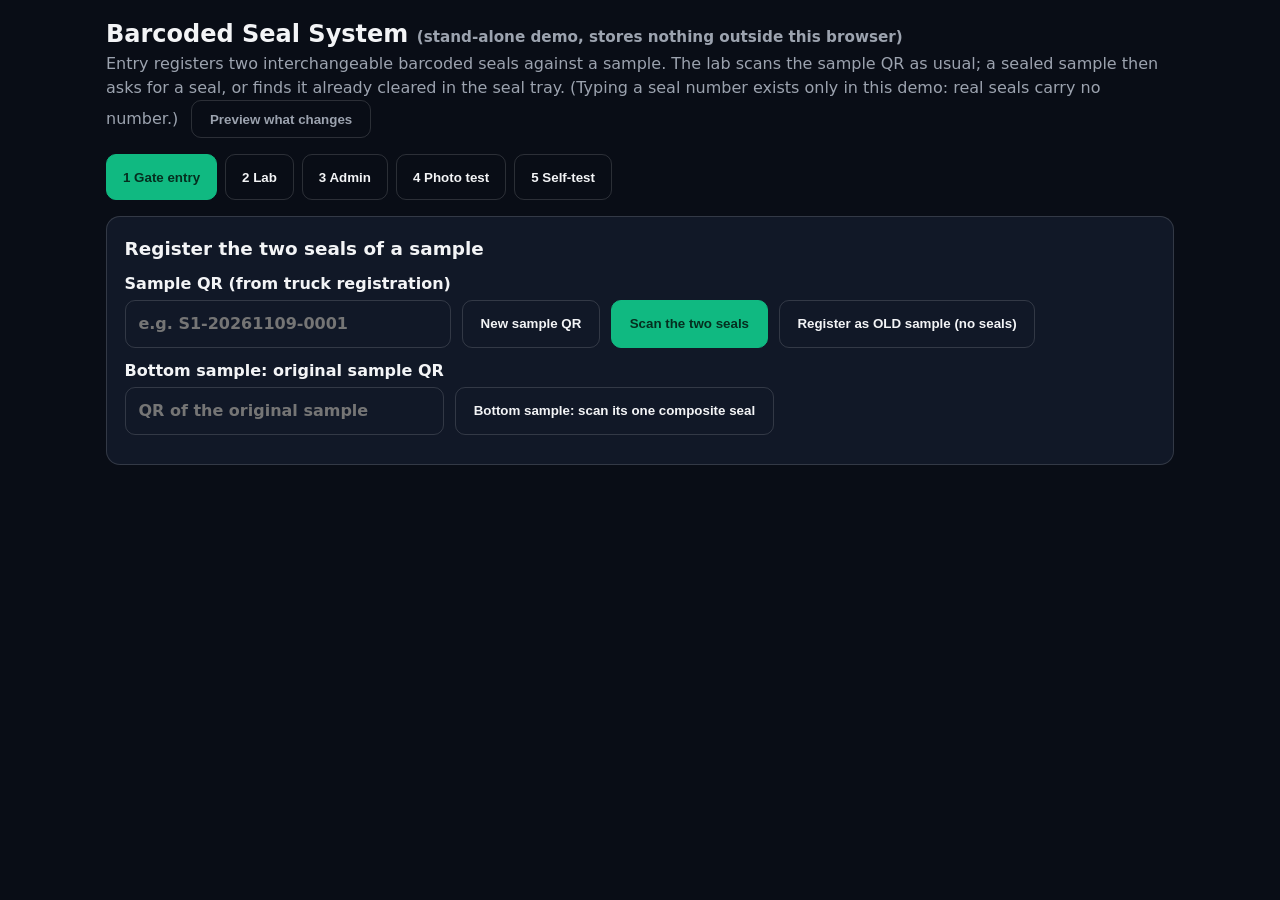
<file: seal-system/index.html>
<!DOCTYPE html>
<html lang="en">
<head>
<meta charset="utf-8">
<meta name="viewport" content="width=device-width, initial-scale=1">
<title>Barcoded Seal System - stand-alone</title>
<link rel="stylesheet" href="seal-gate.css">
<style>
:root{--bg:#090d16;--card:#111827;--text:#f3f4f6;--muted:#9ca3af;--line:rgba(255,255,255,.14);--pri:#10b981}
*{box-sizing:border-box;margin:0}body{background:var(--bg);color:var(--text);font:16px/1.5 system-ui,-apple-system,"Segoe UI",sans-serif;padding:1rem;max-width:1100px;margin:0 auto}
h1{font-size:1.5rem}.sub{color:var(--muted);margin-bottom:1rem}
.tabs{display:flex;gap:.5rem;flex-wrap:wrap;margin-bottom:1rem}.tabs button{min-height:46px;padding:0 1rem;border-radius:10px;border:1px solid var(--line);background:transparent;color:inherit;font-weight:700;cursor:pointer}.tabs button.on{background:var(--pri);color:#052e1f;border-color:var(--pri)}
.card{background:var(--card);border:1px solid var(--line);border-radius:14px;padding:1.1rem;margin-bottom:1rem}.card h2{font-size:1.15rem;margin-bottom:.6rem}
input,select{min-height:48px;border-radius:10px;border:1px solid var(--line);background:transparent;color:inherit;padding:0 .8rem;font:inherit}select option{color:#000}
label{display:flex;flex-direction:column;gap:.25rem;font-weight:600}.row{display:flex;gap:.7rem;flex-wrap:wrap;align-items:flex-end;margin-bottom:.7rem}
.b{min-height:48px;padding:0 1.1rem;border-radius:10px;border:1px solid var(--pri);background:var(--pri);color:#052e1f;font-weight:800;cursor:pointer}.b.g{background:transparent;color:inherit;border-color:var(--line)}
table{width:100%;border-collapse:collapse;font-size:.95rem}th,td{padding:.5rem .6rem;border-bottom:1px solid var(--line);text-align:left}th{color:var(--muted);font-size:.8rem;text-transform:uppercase}
.pass{color:#10b981;font-weight:800}.fail{color:#ef4444;font-weight:800}.note{color:var(--muted);font-size:.95rem}
.pane{display:none}.pane.on{display:block}code{background:rgba(255,255,255,.08);padding:1px 6px;border-radius:5px}
</style>
</head>
<body>
<h1>Barcoded Seal System <span class="note">(stand-alone demo, stores nothing outside this browser)</span></h1>
<p class="sub">Entry registers two interchangeable barcoded seals against a sample. The lab scans the sample QR as usual; a sealed sample then asks for a seal, or finds it already cleared in the seal tray. (Typing a seal number exists only in this demo: real seals carry no number.) <button class="b g" id="h-preview" style="min-height:38px;margin-left:.5rem">Preview what changes</button></p>
<div class="tabs" id="tabs"><button data-p="entry" class="on">1 Gate entry</button><button data-p="lab">2 Lab</button><button data-p="admin">3 Admin</button><button data-p="photo">4 Photo test</button><button data-p="self">5 Self-test</button></div>

<section class="pane on" id="p-entry"><div class="card"><h2>Register the two seals of a sample</h2>
  <div class="row"><label>Sample QR (from truck registration)<input id="e-qr" placeholder="e.g. S1-20261109-0001"></label><button class="b g" id="e-new">New sample QR</button><button class="b" id="e-go">Scan the two seals</button><button class="b g" id="e-old">Register as OLD sample (no seals)</button></div>
  <div class="row"><label>Bottom sample: original sample QR<input id="e-orig" placeholder="QR of the original sample"></label><button class="b g" id="e-bottom">Bottom sample: scan its one composite seal</button></div>
  <div class="note" id="e-msg"></div></div></section>

<section class="pane" id="p-lab"><div class="card"><h2>Lab: sample QR first, seal only when asked (or scan seals in advance)</h2>
  <div class="row"><label>Station<select id="l-st"><option value="lab1m">Moisture login</option><option value="lab1f">Fineness login</option><option value="lab1">Lab 1 (both)</option></select></label>
  <label>Purpose of this scan<select id="l-kind"><option value="LAB">Moisture / fineness test</option><option value="COMP">Composite mixing (fineness login only)</option></select></label></div>
  <div class="card" style="background:transparent"><h2>Seal tray (bulk scan at the start)</h2><div id="l-tray"></div></div>
  <div class="row"><label>Sample QR<input id="l-qr" placeholder="scan or type the sample QR"></label><button class="b" id="l-go">Read sample</button></div>
  <div class="note" id="l-msg"></div></div></section>

<section class="pane" id="p-admin"><div class="card"><h2>Seals</h2><div class="row"><label>Sample QR<input id="a-qr"></label><button class="b g" id="a-void">Void its seals (QR cancelled)</button><button class="b g" id="a-reset">Clear all demo data</button></div><div style="overflow-x:auto"><table><thead><tr><th>Seal</th><th>Type</th><th>Sample</th><th>Status</th><th>Tests done</th></tr></thead><tbody id="a-seals"></tbody></table></div></div>
  <div class="card"><h2>Events (these go to the Admin and Super Admin audit logs in the biomass app)</h2><div style="overflow-x:auto"><table><thead><tr><th>Time</th><th>Event</th><th>Seal</th><th>Detail</th></tr></thead><tbody id="a-ev"></tbody></table></div></div></section>

<section class="pane" id="p-photo"><div class="card"><h2>Photo test: can the reader read your seal photos?</h2>
  <p class="note" style="margin-bottom:.7rem">Choose many photos of seals at once. Each is decoded the same way the app does it (browser reader first, then the library on the photo, a resized copy, a high-contrast copy and a rotated copy). Nothing is uploaded.</p>
  <div class="row"><input type="file" id="ph-files" accept="image/*" multiple><button class="b" id="ph-go">Read all</button><button class="b g" id="ph-csv">Download result (CSV)</button></div>
  <div id="ph-sum" class="note" style="margin:.5rem 0"></div><div style="overflow-x:auto"><table><thead><tr><th>Photo</th><th>Code read</th><th>How</th><th>ms</th></tr></thead><tbody id="ph-body"></tbody></table></div></div></section>

<section class="pane" id="p-self"><div class="card"><h2>Rule check</h2><p class="note" style="margin-bottom:.7rem">Runs the whole seal story on a scratch store (your demo data is kept).</p><button class="b" id="s-go">Run</button><table style="margin-top:.8rem"><tbody id="s-body"></tbody></table></div></section>

<script src="html5-qrcode.min.js"></script>
<script src="seal-gate.js"></script>
<script src="local-backend.js"></script>
<script src="demo.js"></script>
</body>
</html>
</file>
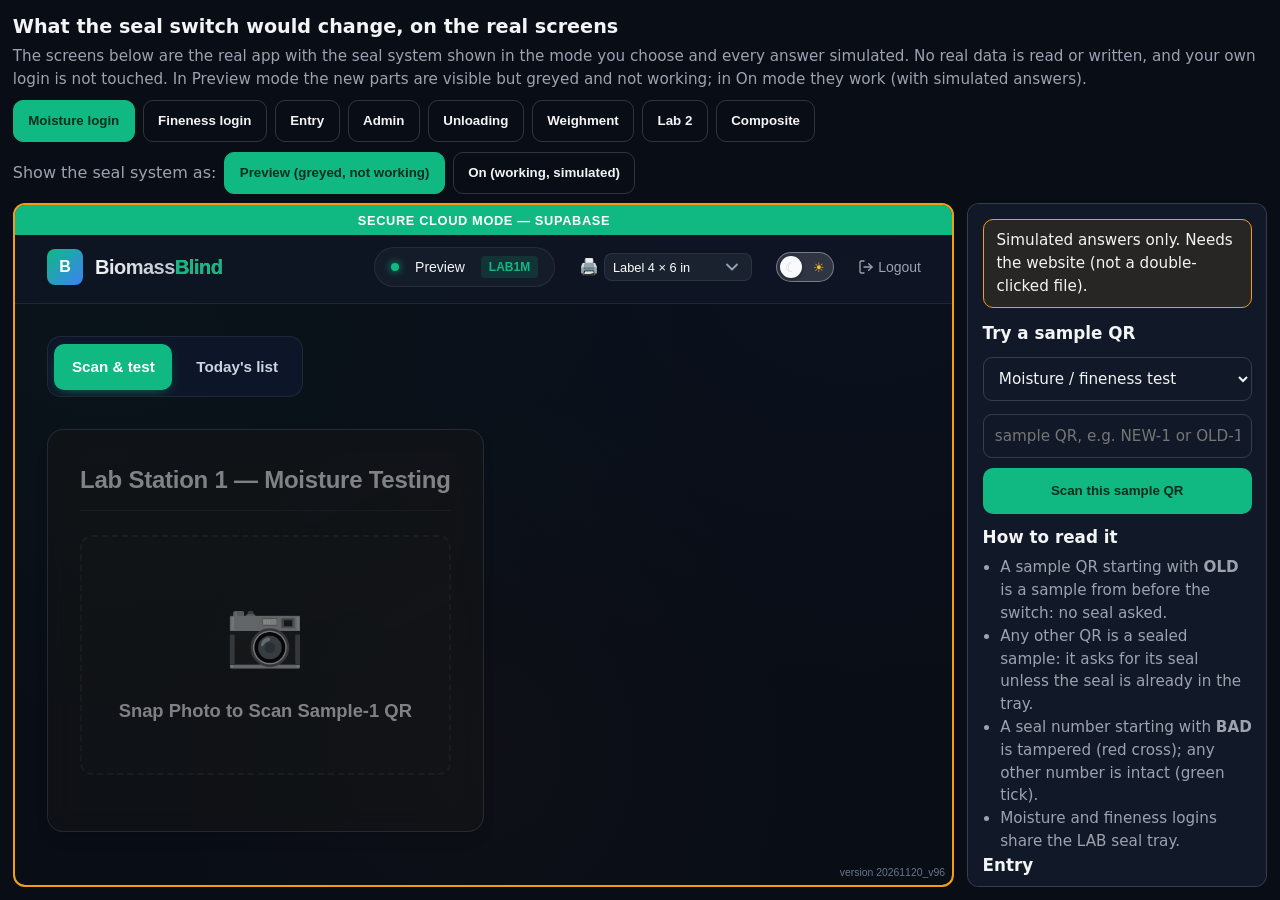
<file: seal-system/preview.html>
<!DOCTYPE html>
<html lang="en">
<head>
<meta charset="utf-8">
<meta name="viewport" content="width=device-width, initial-scale=1">
<title>Preview: what the seal switch changes</title>
<style>
:root{--bg:#090d16;--card:#111827;--text:#f3f4f6;--muted:#9ca3af;--line:rgba(255,255,255,.16);--pri:#10b981}
*{box-sizing:border-box;margin:0}body{background:var(--bg);color:var(--text);font:16px/1.5 system-ui,-apple-system,"Segoe UI",sans-serif;padding:.8rem;display:flex;flex-direction:column;height:100vh}
h1{font-size:1.2rem}.sub{color:var(--muted);font-size:.95rem;margin:.2rem 0 .6rem}
.bar{display:flex;gap:.5rem;flex-wrap:wrap;margin-bottom:.6rem}.bar button{min-height:42px;padding:0 .9rem;border-radius:10px;border:1px solid var(--line);background:transparent;color:inherit;font-weight:700;cursor:pointer}.bar button.on{background:var(--pri);color:#052e1f;border-color:var(--pri)}
.main{display:flex;gap:.8rem;flex:1;min-height:0}.main iframe{flex:1;border:2px solid #f59e0b;border-radius:12px;background:#fff;min-width:0}
.side{width:300px;flex:none;overflow:auto;background:var(--card);border:1px solid var(--line);border-radius:12px;padding:.9rem;font-size:.95rem}
.side h2{font-size:1.05rem;margin-bottom:.4rem}.side input,.side select{width:100%;min-height:44px;margin:.25rem 0 .6rem;border-radius:9px;border:1px solid var(--line);background:transparent;color:inherit;padding:0 .7rem;font:inherit}.side select option{color:#000}
.side button{width:100%;min-height:46px;border-radius:10px;border:0;background:var(--pri);color:#052e1f;font-weight:800;cursor:pointer;margin-bottom:.7rem}
.side ul{padding-left:1.1rem;color:var(--muted)}.warn{border:1px solid #f59e0b;border-radius:10px;padding:.6rem .8rem;margin-bottom:.8rem;background:rgba(245,158,11,.1)}
@media(max-width:900px){.main{flex-direction:column}.side{width:auto}}
</style>
</head>
<body>
<h1>What the seal switch would change, on the real screens</h1>
<p class="sub">The screens below are the real app with the seal system shown in the mode you choose and every answer simulated. No real data is read or written, and your own login is not touched. In Preview mode the new parts are visible but greyed and not working; in On mode they work (with simulated answers).</p>
<div class="bar" id="bar"></div>
<div class="bar"><span style="align-self:center;color:var(--muted)">Show the seal system as:</span><button id="m-preview" class="on">Preview (greyed, not working)</button><button id="m-on">On (working, simulated)</button></div>
<div class="main"><iframe id="f" title="preview"></iframe>
<div class="side"><div class="warn">Simulated answers only. Needs the website (not a double-clicked file).</div>
<h2>Try a sample QR</h2>
<select id="k"><option value="LAB">Moisture / fineness test</option><option value="COMP">Composite mixing scan</option></select>
<input id="qr" placeholder="sample QR, e.g. NEW-1 or OLD-1">
<button id="go">Scan this sample QR</button>
<h2>How to read it</h2>
<ul><li>A sample QR starting with <b>OLD</b> is a sample from before the switch: no seal asked.</li><li>Any other QR is a sealed sample: it asks for its seal unless the seal is already in the tray.</li><li>A seal number starting with <b>BAD</b> is tampered (red cross); any other number is intact (green tick).</li><li>Moisture and fineness logins share the LAB seal tray.</li></ul>
<h2>Entry</h2><p style="color:var(--muted)">In Preview mode a greyed seal box appears above Register. In On mode, after Register is pressed a window asks for two seals (interchangeable).</p></div></div>
<script>
(function () {
  var ROLES = [['lab1m', 'Moisture login'], ['lab1f', 'Fineness login'], ['entry', 'Entry'], ['admin', 'Admin'], ['unloading', 'Unloading'], ['weighment', 'Weighment'], ['lab2', 'Lab 2'], ['composite', 'Composite']];
  var bar = document.getElementById('bar'), frame = document.getElementById('f'), cur = 'lab1m', MODE = 'preview';
  document.getElementById('m-preview').onclick = function () { MODE = 'preview'; document.getElementById('m-preview').classList.add('on'); document.getElementById('m-on').classList.remove('on'); load(cur); };
  document.getElementById('m-on').onclick = function () { MODE = 'on'; document.getElementById('m-on').classList.add('on'); document.getElementById('m-preview').classList.remove('on'); load(cur); };
  ROLES.forEach(function (r) { var b = document.createElement('button'); b.textContent = r[1]; b.onclick = function () { load(r[0]); }; b.dataset.r = r[0]; bar.appendChild(b); });
  var CSS = '#lab1-tab-seals,#lab1-tab-cseals{outline:3px solid #f59e0b!important;position:relative}#lab1-tab-seals::after,#lab1-tab-cseals::after{content:"NEW";position:absolute;top:-10px;right:-6px;background:#f59e0b;color:#000;font:800 11px sans-serif;padding:1px 6px;border-radius:8px}' +
    '#screen-lab1 .card:not([data-ftab=seals]):not([data-ftab=cseals]){opacity:.5;filter:grayscale(.8)}#screen-lab1 [data-ftab=seals],#screen-lab1 [data-ftab=cseals]{outline:3px solid #f59e0b;border-radius:14px}' +
    '#screen-admin .card,#screen-unloading .card,#screen-lab2 .card{opacity:.6;filter:grayscale(.6)}';
  async function load(role) {
    cur = role; [].forEach.call(bar.children, function (b) { b.classList.toggle('on', b.dataset.r === role); });
    var base = new URL('../', location.href).href, html;
    try { html = await (await fetch('../index.html', { cache: 'no-store' })).text(); } catch (e) { frame.srcdoc = '<p style="font:16px sans-serif;padding:1rem">Open this page from the website (or run a local web server). Double-clicking the file cannot load the app screens.</p>'; return; }
    var inj = '<base href="' + base + '"><style>' + CSS + '</style><script>(function(){var FAKE=JSON.stringify({access_token:"t",refresh_token:"r",expires_at:Date.now()+36e5,user:{username:"' + role + '1",role:"' + role + '",name:"Preview",is_super:false}});' +
      'var gi=Storage.prototype.getItem,si=Storage.prototype.setItem,ri=Storage.prototype.removeItem;' +
      'Storage.prototype.getItem=function(k){return k==="BIOMASS_AUTH"?FAKE:gi.call(this,k)};Storage.prototype.setItem=function(k,v){if(k==="BIOMASS_AUTH")return;return si.call(this,k,v)};Storage.prototype.removeItem=function(k){if(k==="BIOMASS_AUTH")return;return ri.call(this,k)};' +
      'window.__SEAL_ALLOW_TYPING=true;var cleared={},nf=window.fetch;window.alert=function(){};window.confirm=function(){return true};' +
      'window.fetch=function(u,o){u=String(u);if(/supabase\\.co/.test(u)){var m=/rpc\\/([a-z0-9_]+)/.exec(u),n=m?m[1]:"",p={};try{p=JSON.parse(o.body).p||{}}catch(e){}var out=[];' +
      'if(n==="bm_seal_enabled")out={mode:"'+MODE+'",enabled:'+(MODE==='on')+'};else if(n==="bm_seal_gate"){var q=String(p.qr||"").toUpperCase();out=/^OLD/.test(q)?{success:true,required:false,ok:true,verdict:"NO_SEAL_NEEDED"}:(cleared[q+p.kind]?{success:true,required:true,ok:true,verdict:"OK"}:{success:true,required:true,ok:false,verdict:"SEAL_NOT_SCANNED"})}' +
      'else if(n==="bm_seal_clear"){var c=String(p.code||"").toUpperCase();if(/^BAD/.test(c))out={success:true,ok:false,verdict:"NOT_REGISTERED"};else{if(p.qr)cleared[String(p.qr).toUpperCase()+p.kind]=1;else cleared["*"+c]=1;out={success:true,ok:true,verdict:"OK"}}}' +
      'else if(n==="bm_seal_precheck")out={used:(p.codes||[]).filter(function(x){return /^USED/i.test(x)})};else if(n==="bm_seal_register")out={success:true};' +
      'return Promise.resolve(new Response(JSON.stringify(out),{status:200,headers:{"Content-Type":"application/json"}}))}return nf.apply(this,arguments)}})()<\/script>';
    frame.srcdoc = html.replace('<head>', '<head>' + inj);
  }
  document.getElementById('go').onclick = async function () {
    var w = frame.contentWindow; if (!w || !w.SealGate) { alert('Wait for the screen to finish loading.'); return; }
    if (!w.SealGate.enabled) await w.SealGate.refresh();
    var ok = await w.SealGate.gate(document.getElementById('k').value, document.getElementById('qr').value.trim());
    if (ok) w.SealGate.showVerdict(true, 'GO AHEAD', 'The result can be entered.');
  };
  load(cur);
})();
</script>
</body>
</html>
</file>
<file: seal-system/seal-gate.css>
/* Barcoded-seal checks: scan window and the big success / tampered signs. Used by the stand-alone seal-system and (when switched on) the biomass app. */
.sg-back { position: fixed; inset: 0; z-index: 100000; background: rgba(5, 10, 20, 0.78); display: none; align-items: center; justify-content: center; padding: 1rem; backdrop-filter: blur(4px); }
.sg-back.on { display: flex; }
.sg-card { width: min(460px, 100%); background: #111827; color: #f3f4f6; border: 1px solid rgba(255,255,255,0.16); border-radius: 18px; padding: 1.4rem; box-shadow: 0 24px 60px rgba(0,0,0,0.55); font-family: inherit; }
:root[data-theme="light"] .sg-card { background: #fff; color: #0f2a43; border-color: rgba(15,42,67,0.2); }
.sg-title { font-size: 1.35rem; font-weight: 800; margin-bottom: 0.3rem; }
.sg-hint { color: #9ca3af; font-size: 1rem; margin-bottom: 1rem; }
:root[data-theme="light"] .sg-hint { color: #546579; }
.sg-snap { width: 100%; min-height: 64px; font-size: 1.15rem; font-weight: 800; border-radius: 14px; border: 2px dashed rgba(16,185,129,0.7); background: rgba(16,185,129,0.1); color: inherit; cursor: pointer; margin-bottom: 0.9rem; display: flex; align-items: center; justify-content: center; gap: 0.6rem; }
.sg-snap svg { width: 30px; height: 30px; }
.sg-row { display: flex; gap: 0.6rem; }
.sg-row input { flex: 1; min-height: 52px; font-size: 1.15rem; letter-spacing: 0.06em; text-transform: uppercase; border-radius: 12px; padding: 0 0.9rem; background: transparent; color: inherit; border: 1px solid rgba(255,255,255,0.28); }
:root[data-theme="light"] .sg-row input { border-color: rgba(15,42,67,0.3); }
.sg-btn { min-height: 52px; padding: 0 1.2rem; border-radius: 12px; font-weight: 800; font-size: 1.05rem; border: 1px solid #10b981; background: #10b981; color: #052e1f; cursor: pointer; }
:root[data-theme="light"] .sg-btn { background: #0b72b9; border-color: #0b72b9; color: #fff; }
.sg-btn.ghost { background: transparent; color: inherit; border-color: rgba(255,255,255,0.3); }
:root[data-theme="light"] .sg-btn.ghost { border-color: rgba(15,42,67,0.3); }
.sg-foot { display: flex; justify-content: flex-end; margin-top: 0.9rem; }
.sg-busy { display: none; margin-top: 0.9rem; }
.sg-busy.on { display: block; }
.sg-busy i { display: block; height: 14px; border-radius: 7px; margin-bottom: 8px; background: linear-gradient(90deg, rgba(148,163,184,.2) 25%, rgba(148,163,184,.4) 50%, rgba(148,163,184,.2) 75%); background-size: 200% 100%; animation: sgsh 1.3s linear infinite; }
@keyframes sgsh { to { background-position: -200% 0; } }
/* the verdict: a big circle with an animated tick (good) or cross (tampered) */
.sg-verdict { display: none; text-align: center; padding: 0.6rem 0 0.2rem; }
.sg-verdict.on { display: block; }
.sg-circle { width: 150px; height: 150px; margin: 0 auto 1rem; border-radius: 50%; display: flex; align-items: center; justify-content: center; animation: sgpop .45s cubic-bezier(.2,1.4,.4,1) both; }
.sg-circle.ok { background: #10b981; box-shadow: 0 0 0 10px rgba(16,185,129,0.22); }
.sg-circle.bad { background: #ef4444; box-shadow: 0 0 0 10px rgba(239,68,68,0.22); animation: sgpop .45s cubic-bezier(.2,1.4,.4,1) both, sgshake .5s .35s; }
.sg-circle svg { width: 84px; height: 84px; fill: none; stroke: #fff; stroke-width: 9; stroke-linecap: round; stroke-linejoin: round; }
.sg-circle path { stroke-dasharray: 100; stroke-dashoffset: 100; animation: sgdraw .45s .3s ease-out forwards; }
.sg-vtitle { font-size: 1.7rem; font-weight: 900; letter-spacing: 0.04em; }
.sg-vtitle.ok { color: #10b981; } .sg-vtitle.bad { color: #ef4444; }
.sg-vmsg { font-size: 1.05rem; margin-top: 0.4rem; color: #cbd5e1; }
:root[data-theme="light"] .sg-vmsg { color: #3d4f63; }
@keyframes sgpop { from { transform: scale(0.3); opacity: 0; } to { transform: scale(1); opacity: 1; } }
@keyframes sgdraw { to { stroke-dashoffset: 0; } }
@keyframes sgshake { 0%,100% { transform: translateX(0); } 20% { transform: translateX(-9px); } 40% { transform: translateX(9px); } 60% { transform: translateX(-6px); } 80% { transform: translateX(6px); } }
@media (prefers-reduced-motion: reduce) { .sg-circle, .sg-circle path { animation: none; stroke-dashoffset: 0; } }

/* seal tray (bulk scanning) */
.sg-tray .sg-tray-head { display: flex; justify-content: space-between; align-items: baseline; margin-bottom: 0.7rem; font-size: 1.15rem; }
.sg-count { font-size: 1.05rem; } .sg-count i { font-style: normal; font-weight: 800; font-size: 1.5rem; color: #10b981; }
.sg-last { display: flex; align-items: center; gap: 0.9rem; padding: 0.8rem 1rem; border-radius: 14px; margin-bottom: 0.9rem; border: 2px solid; font-size: 1.05rem; }
.sg-last.ok { border-color: #10b981; background: rgba(16,185,129,0.12); } .sg-last.bad { border-color: #ef4444; background: rgba(239,68,68,0.12); animation: sgshake .5s; }
.sg-mini { width: 44px; height: 44px; border-radius: 50%; flex: none; display: inline-flex; align-items: center; justify-content: center; }
.sg-mini svg { width: 26px; height: 26px; fill: none; stroke: #fff; stroke-width: 11; stroke-linecap: round; stroke-linejoin: round; }
.sg-mini.big { width: 54px; height: 54px; } .okc, .sg-last.ok .sg-mini, .sg-list li.ok .sg-mini { background: #10b981; } .badc, .sg-last.bad .sg-mini, .sg-list li.bad .sg-mini { background: #ef4444; }
.sg-list { list-style: none; padding: 0; margin: 0.9rem 0 0; max-height: 320px; overflow: auto; }
.sg-list li { display: flex; align-items: center; gap: 0.7rem; padding: 0.4rem 0; border-bottom: 1px solid rgba(148,163,184,0.25); font-size: 1.05rem; letter-spacing: 0.04em; }
.sg-list li .sg-mini { width: 30px; height: 30px; } .sg-list li .sg-mini svg { width: 18px; height: 18px; } .sg-list li em { margin-left: auto; font-style: normal; font-weight: 700; font-size: 0.9rem; } .sg-list li.bad em { color: #ef4444; } .sg-list li.ok em { color: #10b981; }
/* preview of what the switch changes */
.sg-pvcard { width: min(640px, 100%); max-height: 92vh; overflow: auto; }
.sg-tabsrow { display: flex; flex-wrap: wrap; gap: 0.4rem; margin-bottom: 0.8rem; }
.sg-tabsrow button { min-height: 42px; padding: 0 0.9rem; border-radius: 10px; border: 1px solid rgba(148,163,184,0.5); background: transparent; color: inherit; font-weight: 700; cursor: pointer; }
.sg-tabsrow button.on { background: #10b981; border-color: #10b981; color: #052e1f; }
:root[data-theme="light"] .sg-tabsrow button.on { background: #0b72b9; border-color: #0b72b9; color: #fff; }
.sg-pvnote { font-size: 1rem; margin-bottom: 0.7rem; }
.sg-pvbox { padding: 0.8rem 1rem; border-radius: 12px; margin-bottom: 0.55rem; border: 1px dashed rgba(148,163,184,0.5); color: #94a3b8; background: rgba(148,163,184,0.08); font-size: 1rem; }
.sg-pvbox.new { border: 2px solid #f59e0b; color: inherit; background: rgba(245,158,11,0.12); font-weight: 600; }
.sg-pvsigns { display: flex; align-items: center; gap: 0.7rem; flex-wrap: wrap; margin-top: 0.8rem; font-size: 0.95rem; }

/* preview mode: visible but greyed and not working */
.sg-pvmode .sg-pvbadge { display: inline-block; padding: 0.4rem 0.8rem; border-radius: 10px; margin-bottom: 0.7rem; background: rgba(245,158,11,0.15); border: 1px solid #f59e0b; font-weight: 700; font-size: 0.95rem; }
.sg-greyed { opacity: 0.45; filter: grayscale(1); pointer-events: none; user-select: none; }
.sg-tab-preview { opacity: 0.55; filter: grayscale(0.7); position: relative; }
.sg-tab-preview::after { content: "PREVIEW"; position: absolute; top: -9px; right: -4px; background: #f59e0b; color: #000; font: 800 10px sans-serif; padding: 1px 6px; border-radius: 8px; }
</file>
